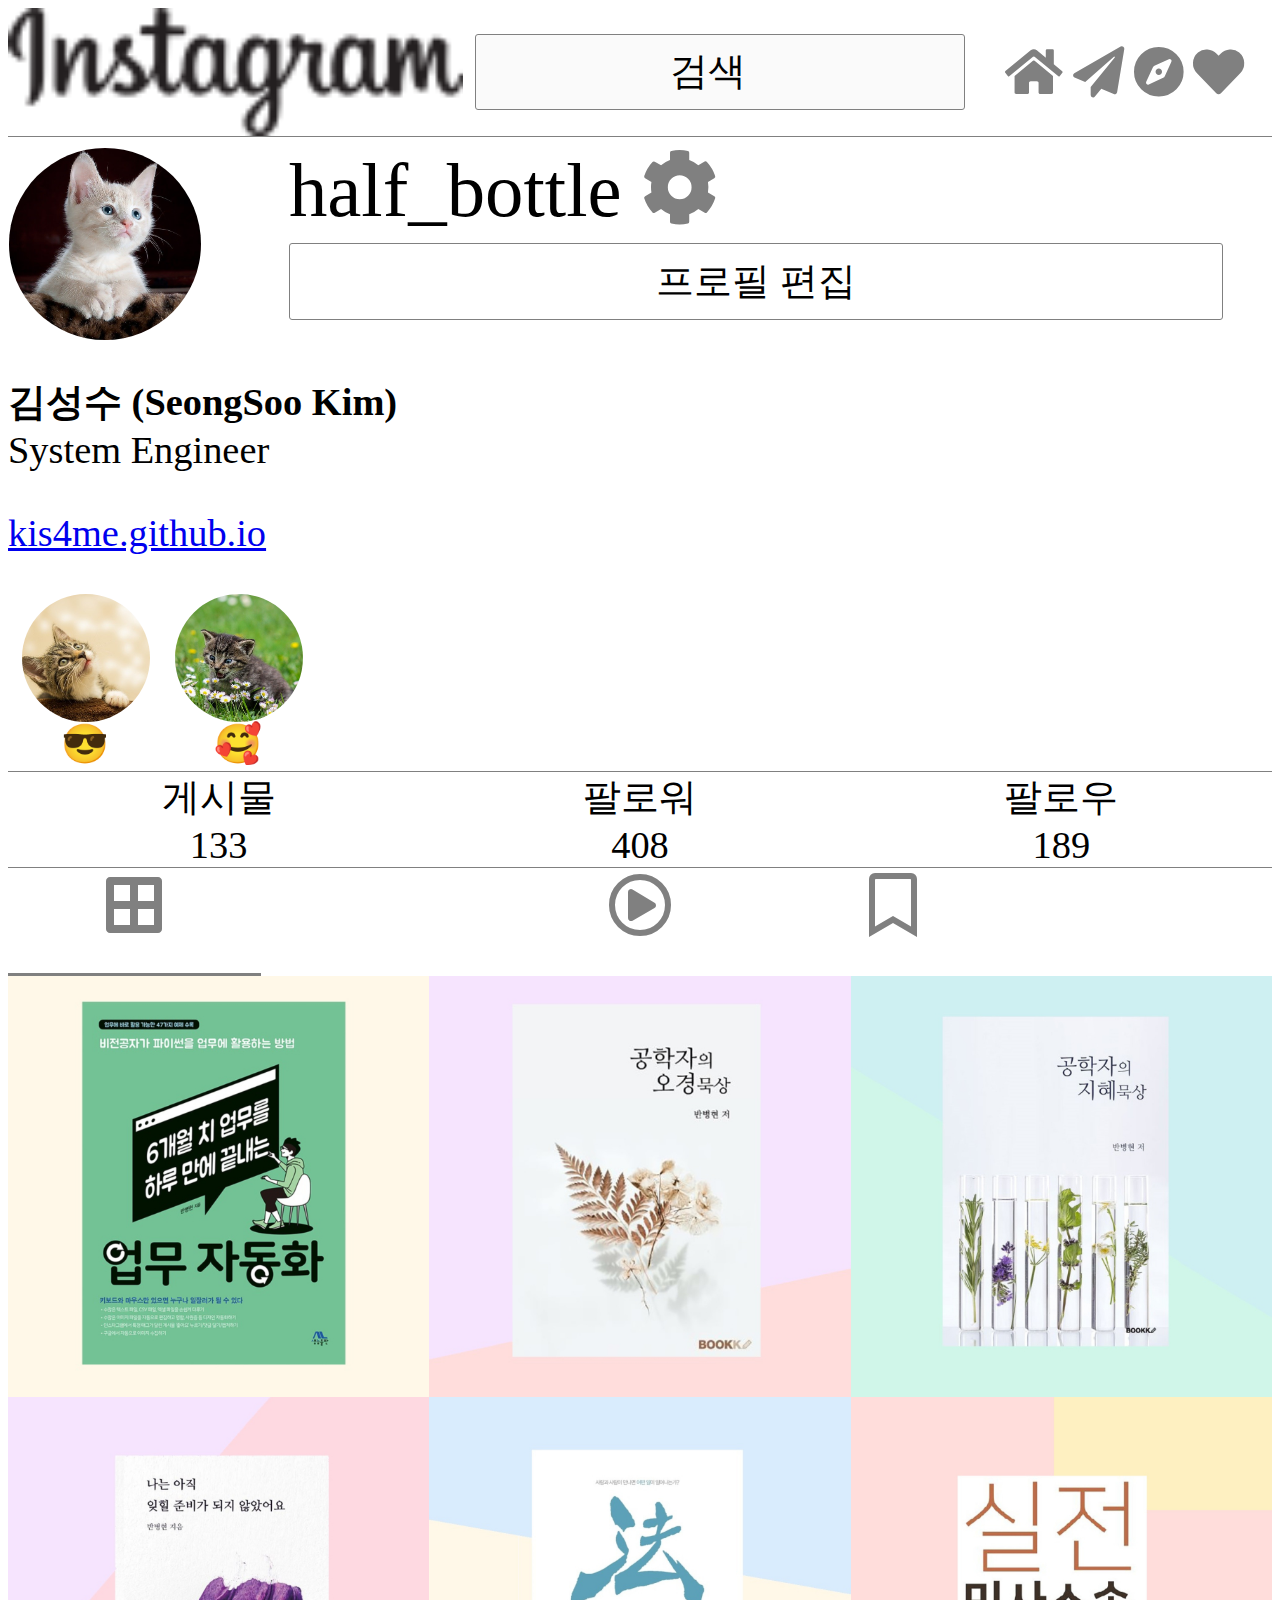
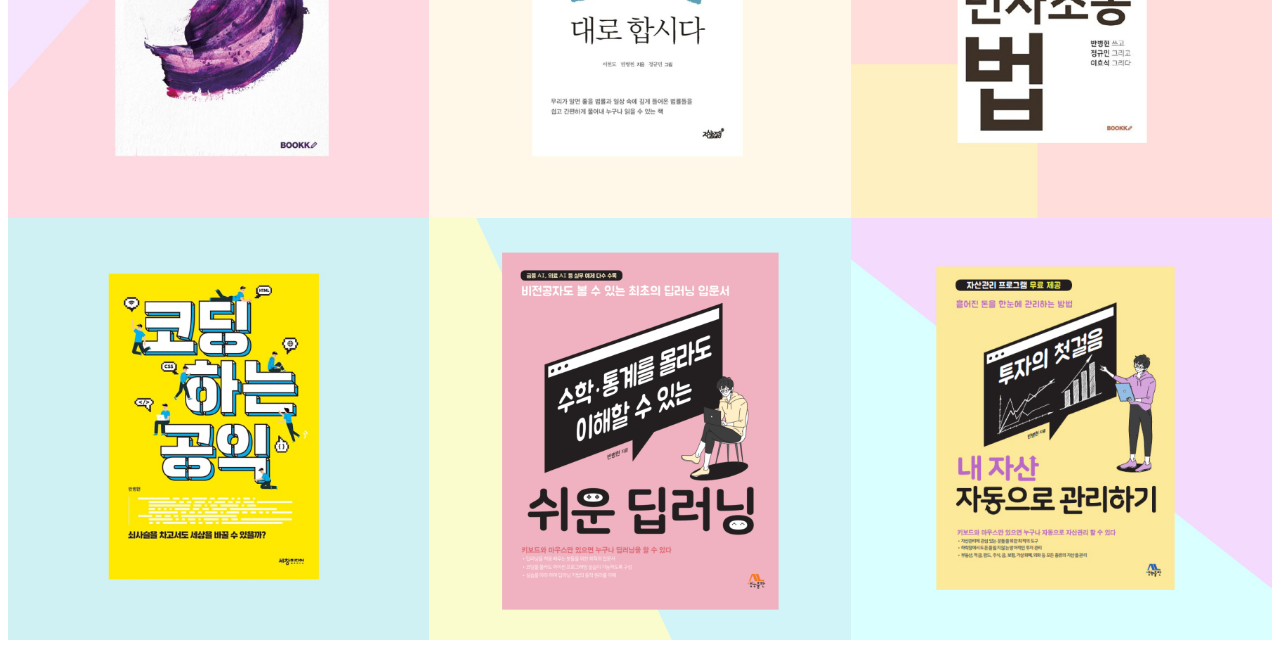
<file: index.html>
<html>
    <head>
        <link href="7_4_3.css" rel="stylesheet">
        <link href="https://pro.fontawesome.com/releases/v5.10.0/css/all.css" rel="stylesheet"/>
    </head>

    <script src="script.js"></script>

    <body>
        <div id="top">
            <img src="image/Instagram_logo.png"/>
            <input type="search" value="검색"/>
            <div>
                <i class="fas fa-home"></i>
                <i class="fas fa-paper-plane"></i>
                <i class="fas fa-compass"></i>
                <i class="fas fa-heart"></i>
            </div>
        </div>

        <div id="profile">
            <div id="profile_pic">
                <img class="circle_pic" src="image/profile.jpg"/>
            </div>

            <div id="profile_info">
                <div id="id">
                    <span>half_bottle</span>
                    <i class="fas fa-cog"></i>
                </div>
                <button>프로필 편집</button>                
            </div>
        </div>

        <div>
            <p>
                <strong id="userInfo">김성수 (SeongSoo Kim)</strong><br/>
                <span id="summary">System Engineer</span>
            </p>
            <p id="profileDetail">
                <a href="https://kiss4me.github.io">
                    kis4me.github.io
                </a>
            </p>
        </div>

        <div id="highlight_area">
            <div class="highlight">
                <div class="highlight_pic">
                    <img class="circle_pic" src="image/hl 1.jpg" height="35px"/>
                </div>
                <div>
                    😎
                </div>
            </div>

            <div class="highlight">
                <div class="highlight_pic">
                    <img class="circle_pic" src="image/hl 2.jpg" height="35px"/>
                </div>
                <div>
                    🥰
                </div>
            </div>
            <div></div>
        </div>

        <div id="stat_bar">
            <div class="stat">
                게시물</br>
                133
            </div>
            <div class="stat">
                팔로워</br>
                408
            </div>
            <div class="stat">
                팔로우</br>
                189
            </div>
        </div>

        <div id="sub_icons">
            <div class="selected">
                <i class="fas fa-border-all"></i>                
            </div>
            <div>
                <i class="far fa-film"></i>
            </div>
            <div>
                <i class="far fa-play-circle"></i>
            </div>
            <div>
                <i class="far fa-bookmark"></i>
            </div>
            <div>
                <i class="far fa-user-tag"></i>
            </div>
        </div>

        <div>
            <div class="thumnail_grid">
                <img src="image/thumnail/1.jpg" class="thumnail"/>
                <img src="image/thumnail/2.jpg" class="thumnail"/>
                <img src="image/thumnail/3.jpg" class="thumnail"/>
            </div>
            <div class="thumnail_grid">                
                <img src="image/thumnail/4.jpg" class="thumnail"/>
                <img src="image/thumnail/5.jpg" class="thumnail"/>
                <img src="image/thumnail/6.jpg" class="thumnail"/>
            </div>
            <div class="thumnail_grid">
                <img src="image/thumnail/7.jpg" class="thumnail"/>
                <img src="image/thumnail/8.jpg" class="thumnail"/>
                <img src="image/thumnail/9.jpg" class="thumnail"/>
            </div>
    </body>
</html>
</file>
<file: 7_4_3.css>
body{
    font-size:3vw;
}

#top{
    display:grid;
    grid-template-columns: 2.5fr 7fr 4fr;
    height: 10vw;
    min-height:10vw;
    border-bottom: solid gray 0.1px;
    margin-bottom: 10px;
}

#top img{
    margin-left: auto;
    margin-right: auto;

    height: 100%;
    object-fit: contain;
}

#top input{
    height: 60%;
    width:95%;
    margin-left: auto;
    margin-right: auto;
    margin-top: auto;
    margin-bottom: auto;

    text-align: center;
    background-color: rgb(250,250,250);

    border: solid gray 1px;
    border-radius: 3px;

    font-size: 3vw;
    font-weight: 100;
}

i{
    color:gray;
}

#top i{
    font-size:4vw;
}

#top div{
    text-align:center;
    padding-top:3vw;
}

#profile{
    display:grid;
    grid-template-columns: 1fr 3.5fr; 
}

#profile_info{
    display: grid;
    grid-template-rows: 1fr 1fr;
    height: 15vw;
}

#id{
    font-size: 6vw;
    font-weight: 100;
}

button{
    height: 80%;
    width: 95%;

    font-size: 3vw;
    background-color: white;
    border: solid gray 1px;
    border-radius: 3px;
}



.thumnail_grid{
    display:grid;
    grid-template-columns:1fr 1fr 1fr;
}

.thumnail{
    width:100%;
}

#stat_bar{
    display:grid;
    grid-template-columns: 1fr 1fr 1fr;

    border-top: 1px solid gray;
    border-bottom:1px solid gray;

    margin-bottom:5px;
    margin-top:5px;
}

.stat{
    text-align:center;
}

.circle_pic{
    border: solid white 1px;
    border-radius:50%;

    width:100%;
    height:100%;
    object-fit:cover;
}


#profile_pic{
    width:15vw;
    height:15vw;
}

.highlight_pic{
    width:10vw;
    height:10vw;

    margin-left:auto;
    margin-right:auto;
}

#highlight_area{
    display: grid;
    grid-template-columns: 12vw 12vw 1fr;
}

.highlight{
    text-align:center;
}

#sub_icons{
    display: grid;
    grid-template-columns: 1fr 1fr 1fr 1fr 1fr;

    text-align: center;
    font-size: 5vw;    
    height: 8vw;
}

.selected{
    border-bottom: solid gray 3px;
}
</file>
